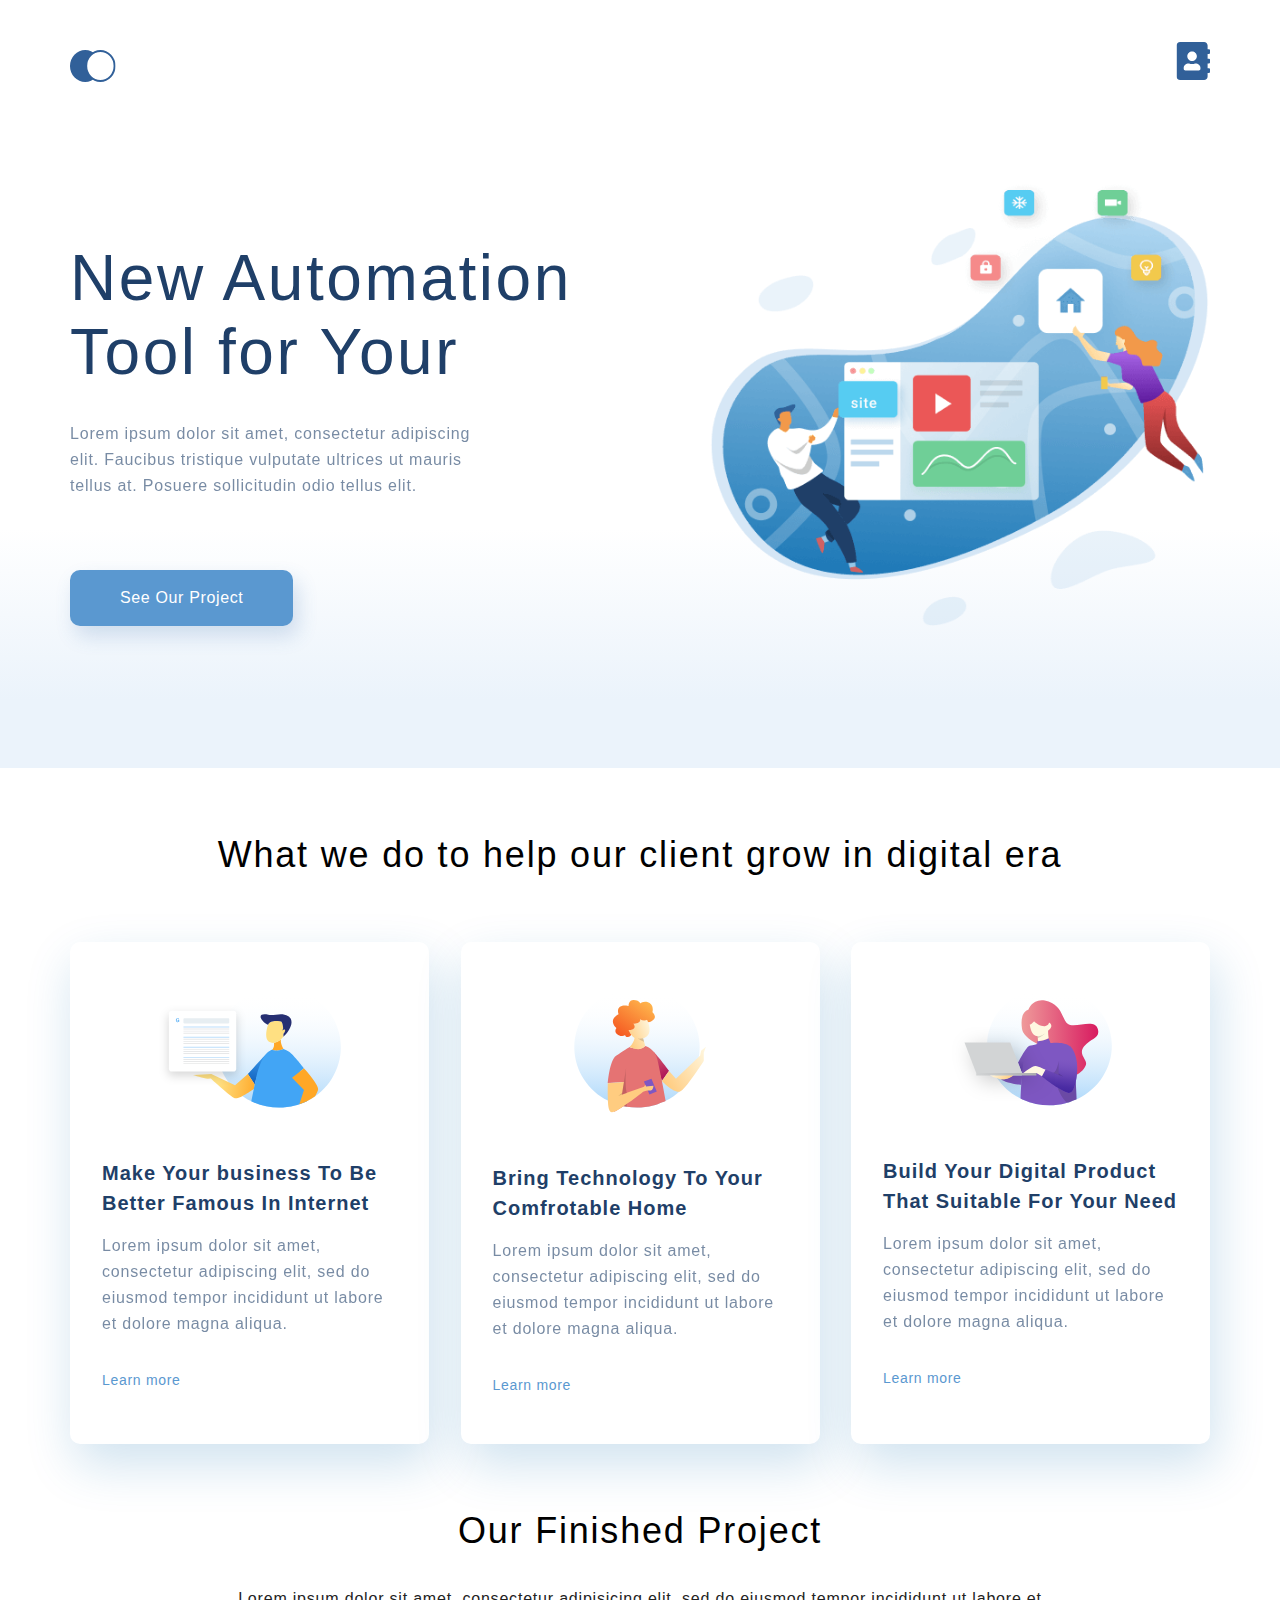
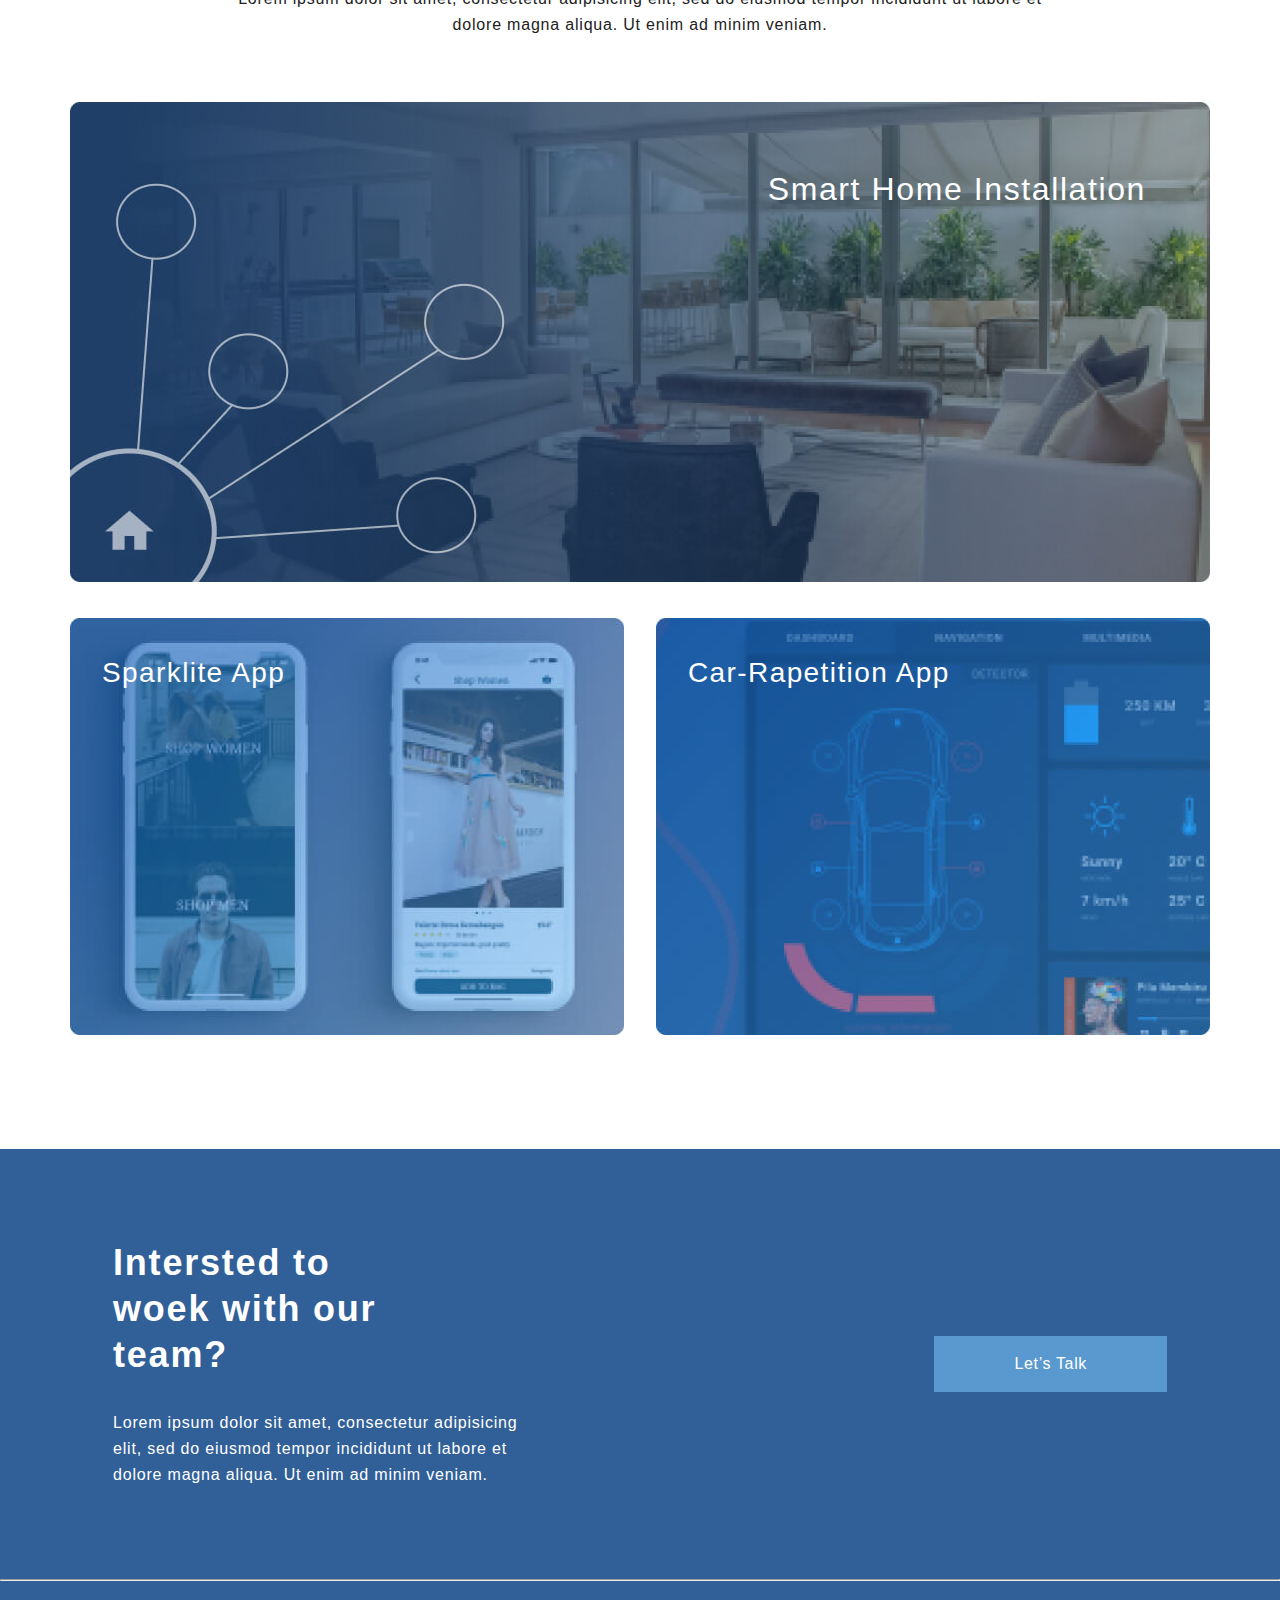
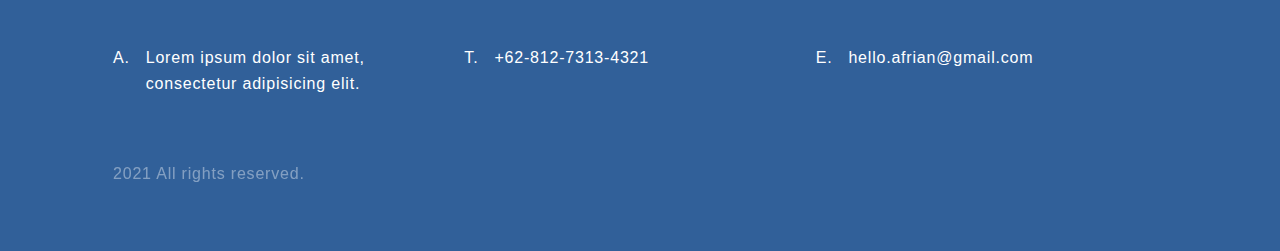
<file: index.html>
<!DOCTYPE html>
<html lang="en">

<head>
    <meta charset="UTF-8">
    <meta http-equiv="X-UA-Compatible" content="IE=edge">
    <meta name="viewport" content="width=device-width, initial-scale=1.0">
    <title>Document</title>
    <link rel="stylesheet" href="style.css">
</head>

<body>

    <div class="wrapper">
        <div class="content">
            <div class="top">
                <div class="container top_box">
                    <ul class="header">
                        <li>
                            <a href="index.html"><img src="img/Navigation.svg" alt="homepage"></a>
                        </li>
                        <li>
                            <a href="contacts.html"><img src="img/address-book-solid1.svg" alt="contacts"></a>
                        </li>
                    </ul>

                    <div class="top__info">
                        <h1 class="header1">New Automation Tool for Your </h1>
                        <p class="text text__header1">Lorem ipsum dolor sit amet, consectetur adipiscing elit. Faucibus tristique vulputate ultrices ut mauris tellus at. Posuere sollicitudin odio tellus elit.
                        </p>
                        <a href="#" class="top_button">See Our Project</a>
                    </div>

                </div>
            </div>

            <div class="what-we-do container">
                <h3 class="header3">What we do to help our client grow in digital era</h3>

                <div class="card__container">
                    <div class="card">
                        <img class="card__img" src="img/card_1.svg" alt="card 1">
                        <h4 class="header4">Make Your business To Be Better Famous In Internet</h4>
                        <p class="text">Lorem ipsum dolor sit amet, consectetur adipiscing elit, sed do eiusmod tempor incididunt ut labore et dolore magna aliqua.</p>
                        <a class="card__link" href="#">Learn more</a>
                    </div>
                    <div class="card">
                        <img class="card__img" src="img/card_2.svg" alt="card 2">
                        <h4 class="header4">Bring Technology To Your Comfrotable Home</h4>
                        <p class="text">Lorem ipsum dolor sit amet, consectetur adipiscing elit, sed do eiusmod tempor incididunt ut labore et dolore magna aliqua. </p>
                        <a class="card__link" href="#">Learn more</a>
                    </div>
                    <div class="card">
                        <img class="card__img" src="img/card_3.svg" alt="card 3">
                        <h4 class="header4">Build Your Digital Product That Suitable For Your Need</h4>
                        <p class="text">Lorem ipsum dolor sit amet, consectetur adipiscing elit, sed do eiusmod tempor incididunt ut labore et dolore magna aliqua. </p>
                        <a class="card__link" href="#">Learn more</a>
                    </div>
                </div>
            </div>

            <div class="project container">
                <h3 class="header3">Our Finished Project</h3>
                <p class="project__text">Lorem ipsum dolor sit amet, consectetur adipisicing elit, sed do eiusmod tempor incididunt ut labore et dolore magna aliqua. Ut enim ad minim veniam.</p>
                <div class="project__item__first">
                    <img class="project__img" src="img/project_1.jpg" alt="photo 1">
                    <p class="project__item__first__text">Smart Home Installation</p>
                </div>
                <div class="project__item__second">
                    <div class="project__item project__item__padding">
                        <img class="project__img project__img__second" src="img/project_2.jpg" alt="photo 2">
                        <p class="project__item__second__text">Sparklite App</p>
                    </div>
                    <div class="project__item">
                        <img class="project__img" src="img/project_3.jpg" alt="photo 3">
                        <p class="project__item__second__text">Car-Rapetition App</p>
                    </div>
                </div>
            </div>
        </div>

        <div class="footer">

            <div class="footer__top container">
                <div class="footer__text">
                    <h3 class="footer__header3">Intersted to woek with our team?</h3>
                    <p class="footer__text__footer">Lorem ipsum dolor sit amet, consectetur adipisicing elit, sed do eiusmod tempor incididunt ut labore et dolore magna aliqua. Ut enim ad minim veniam.</p>
                </div>
                <div class="footer__button">
                    <a class="footer__button__text" href="#">Let’s Talk</a>
                </div>
            </div>

            <hr>

            <div class="footer__bottom container">
                <ol class="contacts__items">
                    <li class="items__footer">Lorem ipsum dolor sit amet, consectetur adipisicing elit.</li>
                    <li class="items__footer">+62-812-7313-4321</li>
                    <li class="items__footer">hello.afrian@gmail.com</li>
                </ol>

                <div class="footer__copy">
                    <p class="text__reserved">2021 All rights reserved.</p>
                </div>
            </div>

        </div>
    </div>

</body>

</html>
</file>
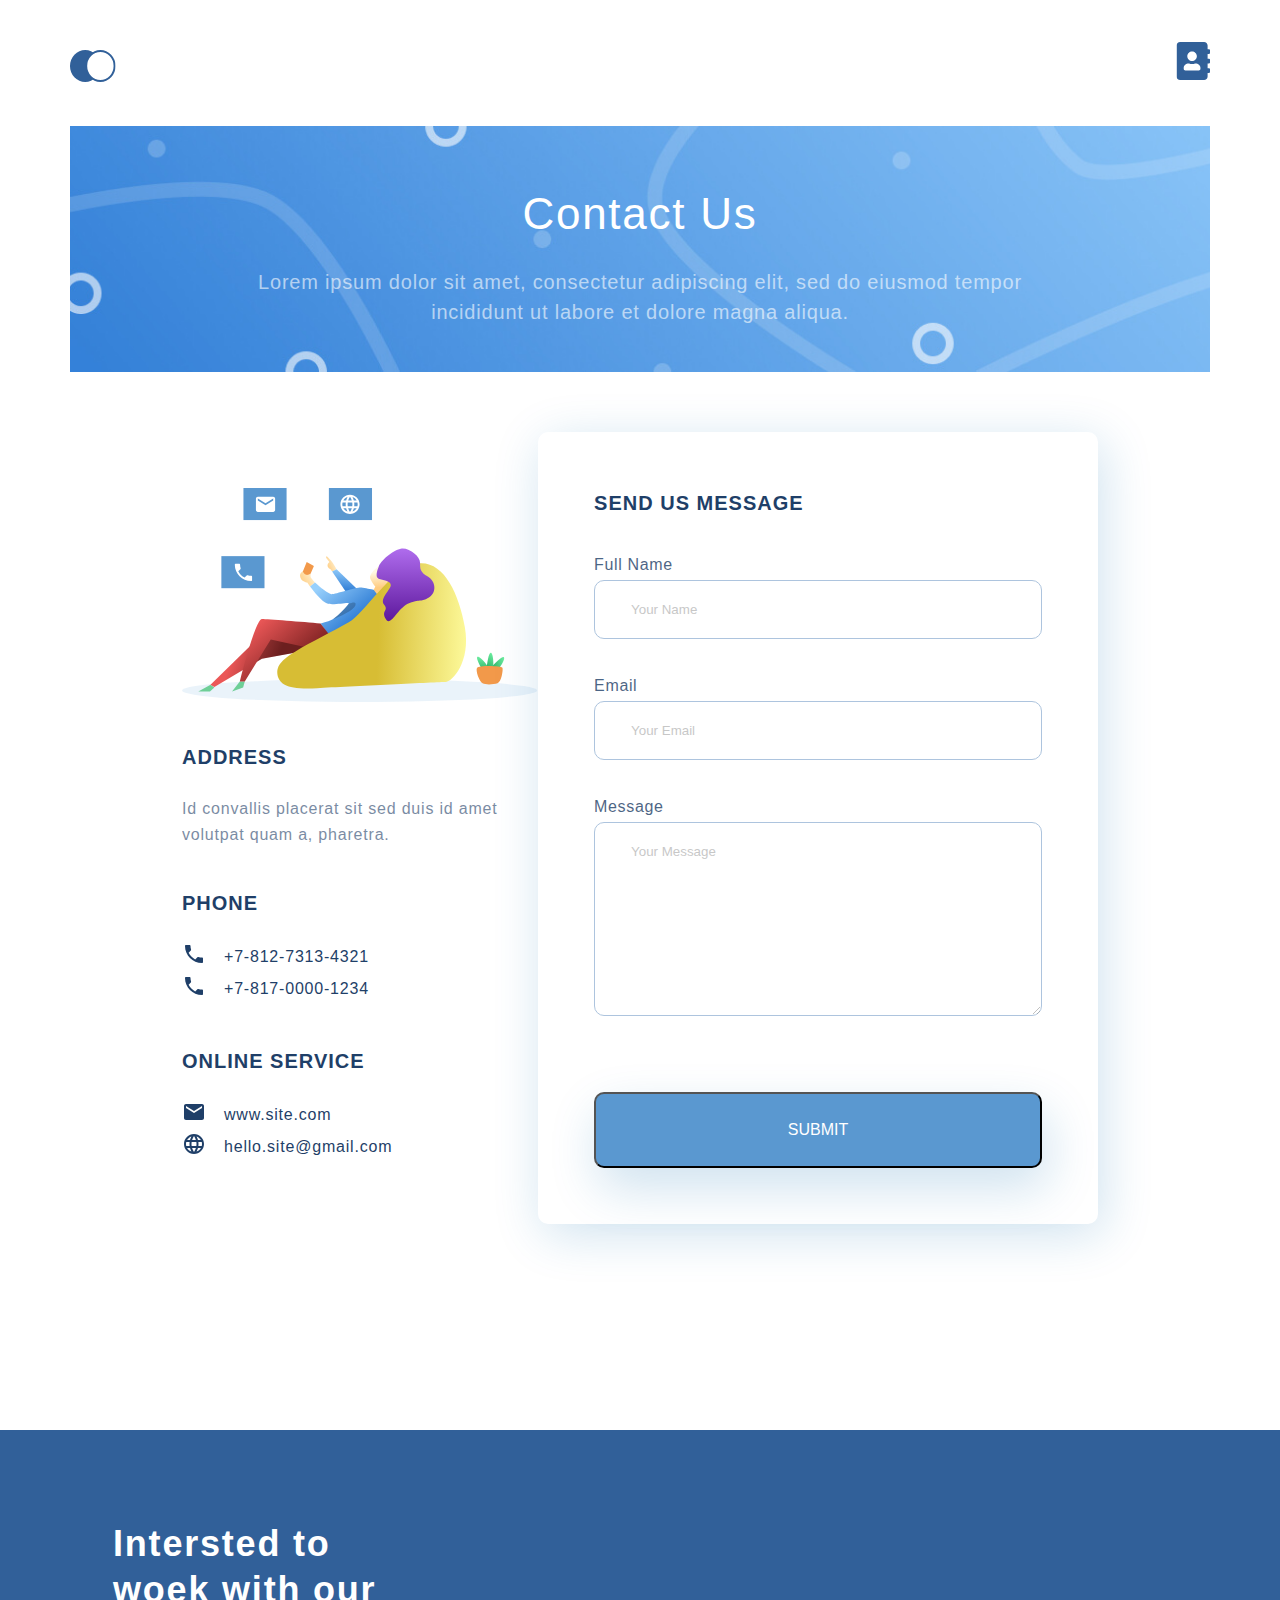
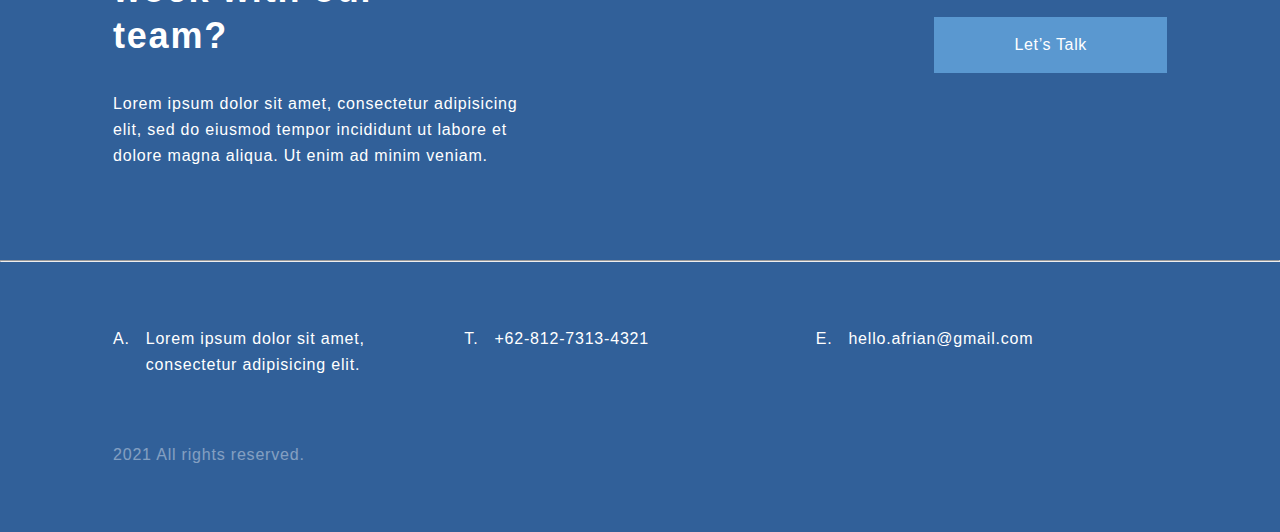
<file: contacts.html>
<!DOCTYPE html>
<html lang="en">

<head>
    <meta charset="UTF-8">
    <meta http-equiv="X-UA-Compatible" content="IE=edge">
    <meta name="viewport" content="width=device-width, initial-scale=1.0">
    <title>Document</title>
    <link rel="stylesheet" href="style.css">
</head>

<body>

    <div class="wrapper">
        <div class="content">
            <div class="header__contacts">
                <ul class="header container">
                    <li>
                        <a href="index.html"><img src="img/Navigation.svg" alt="homepage"></a>
                    </li>
                    <li>
                        <a href="contacts.html"><img src="img/address-book-solid1.svg" alt="contacts"></a>
                    </li>
                </ul>

                <div class="container">
                    <div class="menu__contacts__info">
                        <h2 class="header2">Contact Us</h2>
                        <p class="text__contacts">Lorem ipsum dolor sit amet, consectetur adipiscing elit, sed do
                            eiusmod tempor incididunt ut labore et dolore magna aliqua. </p>
                    </div>

                </div>

            </div>

            <div class="contacts__main container">
                <form action="#" class="main__contact__form">

                    <div class="contact__info">
                        <img src="img/photo_contacts.svg" alt="photo_contacts">
                        <h4 class="header4 contact__info__header4">ADDRESS </h4>
                        <p class="text">Id convallis placerat sit sed duis id amet volutpat quam a, pharetra.</p>
                        <h4 class="header4 contact__info__header4">PHONE</h4>
                        <ul class="contact__info__phone">
                            <li class="text phone">+7-812-7313-4321</li>
                            <li class="text phone">+7-817-0000-1234</li>
                        </ul>
                        <h4 class="header4 contact__info__header4">ONLINE SERVICE</h4>
                        <ul class="contact__info__phone">
                            <li class="text online__service">www.site.com</li>
                            <li class="text online__service">hello.site@gmail.com</li>
                        </ul>
                    </div>

                    <div class="form">
                        <h4 class="header4 form__header4">SEND US MESSAGE</h4>
                        <p class="text__form">Full Name</p>
                        <input class="inputarea" type="text" placeholder="Your Name">
                        <p class="text__form">Email</p>
                        <input class="inputarea" type="email" placeholder="Your Email">
                        <p class="text__form">Message</p>
                        <textarea class="inputarea" name="Message" id="Message" cols="30" rows="10"
                            placeholder="Your Message"></textarea>
                        <Button class="button" type="submit">SUBMIT</Button>
                    </div>
                </form>

            </div>
            <div class="contacts__map">
                <script type="text/javascript" charset="utf-8" async
                    src="https://api-maps.yandex.ru/services/constructor/1.0/js/?um=constructor%3A619e0f511a3ae37de7a5a9b94bb2ec3e31955fa9bff3ae68a50aabb5d8ed56b1&amp;height=400&amp;lang=ru_RU&amp;scroll=true"></script>
            </div>
        </div>


        <div class="footer">

            <div class="footer__top container">
                <div class="footer__text">
                    <h3 class="footer__header3">Intersted to woek with our team?</h3>
                    <p class="footer__text__footer">Lorem ipsum dolor sit amet, consectetur adipisicing elit, sed do
                        eiusmod tempor incididunt ut labore et dolore magna aliqua. Ut enim ad minim veniam.</p>
                </div>
                <div class="footer__button">
                    <a class="footer__button__text" href="#">Let’s Talk</a>
                </div>
            </div>

            <hr>

            <div class="footer__bottom container">
                <ol class="contacts__items">
                    <li class="items__footer">Lorem ipsum dolor sit amet, consectetur adipisicing elit.</li>
                    <li class="items__footer">+62-812-7313-4321</li>
                    <li class="items__footer">hello.afrian@gmail.com</li>
                </ol>

                <div class="footer__copy">
                    <p class="text__reserved">2021 All rights reserved.</p>
                </div>
            </div>

        </div>
    </div>

</body>

</html>
</file>
<file: style.css>
* {
            margin: 0;
            padding: 0;
            font-family: -apple-system, BlinkMacSystemFont, 'Segoe UI', Roboto, Oxygen, Ubuntu, Cantarell, 'Open Sans', 'Helvetica Neue', sans-serif;
        }
        
        .wrapper {
            display: flex;
            flex-direction: column;
            min-height: 100vh;
        }
        
        .content {
            flex-grow: 1;
        }
        
        .top {
            min-height: 768px;
            background: linear-gradient(0deg, #EBF3FB 8.84%, rgba(152, 195, 232, 0) 31.12%);
        }
        
        .container {
            max-width: 1140px;
            margin: 0 auto;
        }
        
        .top_box {
            display: flex;
            flex-direction: column;
            height: 100%;
        }
        
        .header {
            list-style-type: none;
            display: flex;
            justify-content: space-between;
            padding-top: 42px;
            margin-bottom: 32px;
        }
        
        .top__info {
            padding-top: 115px;
            flex-grow: 1;
            background: url(img/illustration.png);
            background-repeat: no-repeat;
            background-position: right bottom;
            background-size: 44%;
        }
        
        .header1 {
            width: 504px;
            font-size: 64px;
            font-weight: 300;
            line-height: 74px;
            letter-spacing: 0.04em;
            text-align: left;
            color: #1F3F68;
            margin-bottom: 32px;
        }
        
        .text {
            font-size: 16px;
            line-height: 26px;
            color: #1F3F68;
            letter-spacing: 0.05em;
            text-align: left;
            opacity: 0.6;
        }
        
        .text__header1 {
            width: 425px;
        }
        
        .top_button {
            font-size: 16px;
            line-height: 26px;
            text-align: center;
            letter-spacing: 0.04em;
            color: #FFFFFF;
            background: #5A98D0;
            box-shadow: 5px 10px 20px rgba(53, 110, 173, 0.2);
            border-radius: 10px;
            padding: 15px 50px;
            display: inline-block;
            margin-top: 71px;
            text-decoration: none;
        }
        
        .what-we-do {
            padding-top: 64px;
        }
        
        .header3 {
            font-size: 36px;
            font-weight: 300;
            line-height: 46px;
            text-align: center;
            letter-spacing: 0.05em;
            color: #000000;
            margin-bottom: 32px;
        }
        
        .card__container {
            display: flex;
            justify-content: space-between;
            padding-top: 32px;
        }
        
        .card {
            width: 359px;
            display: flex;
            flex-direction: column;
            background: #FFFFFF;
            box-shadow: 5px 20px 50px rgba(16, 112, 177, 0.2);
            border-radius: 10px;
            padding: 44px 32px;
            box-sizing: border-box;
        }
        
        .card__img {
            margin-bottom: 50px;
            align-self: center;
        }
        
        .header4 {
            font-size: 20px;
            line-height: 30px;
            color: #1F3F68;
            letter-spacing: 0.05em;
            margin-bottom: 15px;
        }
        
        .card__link {
            font-size: 14px;
            line-height: 30px;
            letter-spacing: 0.05em;
            color: #5A98D0;
            text-decoration: none;
            padding-top: 28px;
        }
        
        .project {
            padding-top: 64px;
            flex-direction: column;
            align-items: baseline;
        }
        
        .project__text {
            width: 75%;
            font-size: 16px;
            line-height: 26px;
            color: #222222;
            letter-spacing: 0.05em;
            text-align: center;
            margin: 0 auto;
            padding-bottom: 64px;
        }
        
        .project__item__first {
            position: relative;
            margin-bottom: 32px;
        }
        
        .project__img {
            width: 100%;
        }
        
        .project__item__first__text {
            font-size: 32px;
            line-height: 46px;
            letter-spacing: 0.05em;
            color: #FFFFFF;
            position: absolute;
            right: 64px;
            top: 64px;
        }
        
        .project__item__second {
            display: flex;
            justify-content: space-between;
            position: relative;
        }
        
        .project__item {
            flex-grow: 1;
            position: relative;
        }
        
        .project__item__padding {
            padding-right: 32px;
        }
        
        .project__item__second__text {
            font-size: 28px;
            line-height: 46px;
            letter-spacing: 0.05em;
            color: #FFFFFF;
            position: absolute;
            top: 32px;
            left: 32px;
        }
        
        .footer {
            background: #316099;
            margin-top: 110px;
        }
        
        .footer__top {
            display: flex;
            justify-content: space-between;
            padding: 91px 113px;
        }
        
        .footer__text {
            padding-right: 410px;
        }
        
        .footer__header3 {
            font-size: 36px;
            line-height: 46px;
            letter-spacing: 0.05em;
            color: #FFFFFF;
            padding-bottom: 32px;
            width: 70%;
        }
        
        .footer__text__footer {
            font-size: 16px;
            line-height: 26px;
            letter-spacing: 0.05em;
            color: #FFFFFF;
        }
        
        .footer__button {
            background: #5A98D0;
            padding: 15px 80px;
            align-self: center;
        }
        
        .footer__button__text {
            font-size: 16px;
            line-height: 26px;
            text-align: center;
            letter-spacing: 0.04em;
            color: #FFFFFF;
            text-decoration: none;
            white-space: nowrap;
        }
        
        .footer__bottom {
            padding: 64px 113px;
        }
        
        .hr {
            opacity: 0.4;
            border: 1px solid #FFFFFF;
        }
        
        .contacts__items {
            display: flex;
            justify-content: space-between;
            list-style-type: none;
        }
        
        .items__footer {
            font-size: 16px;
            line-height: 26px;
            letter-spacing: 0.05em;
            color: #FFFFFF;
            list-style-position: inside;
            display: flex;
            flex-grow: 1;
            flex-basis: 33.33%;
            margin-right: 32px;
        }
        
        .items__footer:first-child::before {
            content: 'A.';
            display: block;
            margin-right: 16px;
        }
        
        .items__footer:nth-child(2)::before {
            content: 'T.';
            display: block;
            margin-right: 16px;
        }
        
        .items__footer:nth-child(3)::before {
            content: 'E.';
            display: block;
            margin-right: 16px;
        }
        
        .footer__copy {
            padding-top: 64px;
        }
        
        .text__reserved {
            font-size: 16px;
            line-height: 26px;
            letter-spacing: 0.05em;
            color: #FFFFFF;
            opacity: 0.4;
        }
        /*contacts.html*/
        
        .menu__contacts__info {
            background: url(img/Mask\ Group.jpg);
            background-repeat: no-repeat;
            background-size: cover;
        }
        
        .menu__contacts__info {
            display: flex;
            flex-direction: column;
            align-items: center;
            padding-top: 51px;
            padding-bottom: 45px;
        }
        
        .header2 {
            font-weight: 500;
            font-size: 44px;
            text-align: center;
            line-height: 74px;
            letter-spacing: 0.04em;
            color: #FFFFFF;
            width: 75%;
            margin: 0 auto;
        }
        
        .text__contacts {
            font-size: 20px;
            line-height: 30px;
            text-align: center;
            letter-spacing: 0.04em;
            color: rgba(255, 255, 255, 0.6);
            padding-top: 16px;
            width: 70%;
            margin: auto;
        }
        
        .contacts__main {
            box-sizing: border-box;
            padding: 60px 112px 96px 112px;
        }
        
        .main__contact__form {
            display: flex;
            justify-content: space-between;
        }
        
        .contact__info {
            flex-grow: 1;
            width: 300px;
            display: flex;
            flex-direction: column;
            align-items: stretch;
            padding-top: 56px;
            box-sizing: border-box;
        }
        
        .contact__info__header4 {
            margin-top: 40px;
            margin-bottom: 24px;
        }
        
        .contact__info__phone {
            text-decoration: none;
            display: flex;
            flex-direction: column;
            list-style-position: inside;
            list-style-type: none;
        }
        
        .phone {
            opacity: 1;
        }
        
        .phone:first-child::before {
            display: inline-block;
            padding-right: 18px;
            content: url(img/ic_phone_24px.svg);
            vertical-align: middle;
        }
        
        .phone:nth-child(2)::before {
            display: inline-block;
            padding-right: 18px;
            content: url(img/ic_phone_24px.svg);
            vertical-align: middle;
        }
        
        .online__service {
            opacity: 1;
        }
        
        .online__service:first-child::before {
            display: inline-block;
            padding-right: 18px;
            content: url(img/ic_email_24px.svg);
            vertical-align: middle;
        }
        
        .online__service:nth-child(2)::before {
            display: inline-block;
            padding-right: 18px;
            content: url(img/ic_language_24px.svg);
            vertical-align: middle;
        }
        
        .form {
            flex-grow: 1;
            width: 55%;
            background: #FFFFFF;
            box-shadow: 5px 10px 50px rgba(16, 112, 177, 0.2);
            border-radius: 10px;
            box-sizing: border-box;
            padding: 56px;
        }
        
        .form__header4 {
            margin-bottom: 0;
        }
        
        .text__form {
            font-size: 16px;
            line-height: 30px;
            letter-spacing: 0.04em;
            color: #1F3F68;
            opacity: 0.8;
            padding-top: 32px;
        }
        
        .inputarea {
            border: 1px solid #356EAD;
            box-sizing: border-box;
            border-radius: 10px;
            opacity: 0.4;
            padding: 21px 36px;
            width: 100%;
        }
        
        .button {
            background: #5A98D0;
            box-shadow: 5px 20px 50px rgba(16, 112, 177, 0.2);
            border-radius: 10px;
            font-weight: 500;
            font-size: 16px;
            line-height: 26px;
            text-align: center;
            color: #FFFFFF;
            text-transform: uppercase;
            width: 100%;
            margin-top: 72px;
            padding: 23px 0;
        }
        
        .contacts__map {
            margin: auto;
            max-width: 1140px;
        }
        /*Адаптив*/
        
        @media (max-width: 1024px) {
            .container {
                padding-left: 32px;
                padding-right: 32px;
            }
            .top__info {
                background-position: right bottom;
            }
            .card__container {
                display: flex;
                flex-direction: column;
                align-items: center;
            }
            .card {
                margin-bottom: 32px;
            }
            .footer {
                margin-top: 64px;
            }
            .footer__top {
                padding: 47px 124px 64px 124px;
            }
            .footer__header3 {
                width: 100%;
            }
            .footer__text {
                padding-right: 50px;
            }
            .footer__button {
                padding: 15px 30px;
            }
            .footer__bottom {
                padding: 64px 124px;
            }
            .contacts__items {
                flex-direction: column;
            }
            .items__footer {
                margin-bottom: 25px;
            }
            .footer__copy {
                padding-top: 41px;
            }
            .text__contacts {
                width: 75%;
            }
            .main__contact__form {
                display: flex;
                flex-direction: column;
                align-items: center;
            }
            .contacts__main {
                padding: 64px 124px
            }
            .form {
                width: 100%;
                padding: 124px;
            }
        }
        
        @media (max-width: 667px) {
            .container {
                padding-left: 16px;
                padding-right: 16px;
            }
            .top {
                min-height: 376px;
                padding-bottom: 41px;
                box-sizing: border-box;
            }
            .top__info {
                padding-top: 32px;
                display: flex;
                flex-direction: column;
                align-items: center;
                background-image: none;
            }
            .header {
                padding-top: 32px;
            }
            .header1 {
                font-size: 32px;
                line-height: 37px;
                text-align: center;
                width: 100%;
            }
            .text__header1 {
                font-size: 16px;
                line-height: 26px;
                text-align: center;
                margin-bottom: 12px;
                width: 100%;
            }
            .top_button {
                font-size: 12px;
                line-height: 26px;
                margin-top: 32px;
                padding: 0 8px;
            }
            .what-we-do {
                padding-top: 48px;
            }
            .card__container {
                padding-top: 0;
            }
            .card {
                width: 100%;
            }
            .header3 {
                font-size: 24px;
                line-height: 28px;
            }
            .project__text {
                width: 100%;
            }
            .project__item__first {
                margin-bottom: 16px;
            }
            .project__item__first__text {
                font-size: 16px;
                line-height: 19px;
                right: 16px;
                top: 16px;
            }
            .project__item {
                margin-bottom: 16px;
            }
            .project__item__second {
                flex-direction: column;
            }
            .project__item__padding {
                padding-right: 0;
            }
            .project__item__second__text {
                font-size: 16px;
                line-height: 19px;
                top: 16px;
                left: 16px;
            }
            .footer {
                margin-top: 32px;
            }
            .footer__top {
                padding: 0;
                padding: 18px 16px;
                flex-direction: column;
            }
            .footer__text {
                padding-right: 0;
            }
            .footer__header3 {
                font-size: 24px;
                line-height: 28px;
                text-align: center;
                width: 100%;
            }
            .footer__text__footer {
                text-align: center;
                width: 100%;
                margin-bottom: 40px;
            }
            .footer__button {
                padding: 0 20px;
                margin-bottom: 28px;
            }
            .footer__bottom {
                padding: 32px 10px;
            }
            .items__footer {
                margin-bottom: 17px;
            }
            .footer__copy {
                padding-top: 12px;
                text-align: center;
            }
            .header2 {
                font-size: 24px;
                line-height: 28px;
                margin: 0 auto;
            }
            .contact__info {
                width: 100%;
            }
            .contact__info__header4 {
                margin-top: 32px;
            }
            .text__contacts {
                font-size: 16px;
                line-height: 30px;
                width: 95%;
            }
            .main__contact__form {
                display: flex;
                flex-direction: column;
                align-items: center;
            }
            .form {
                width: 100%;
                padding: 35px;
            }
            .button {
                margin-top: 46px;
            }
        }
</file>
